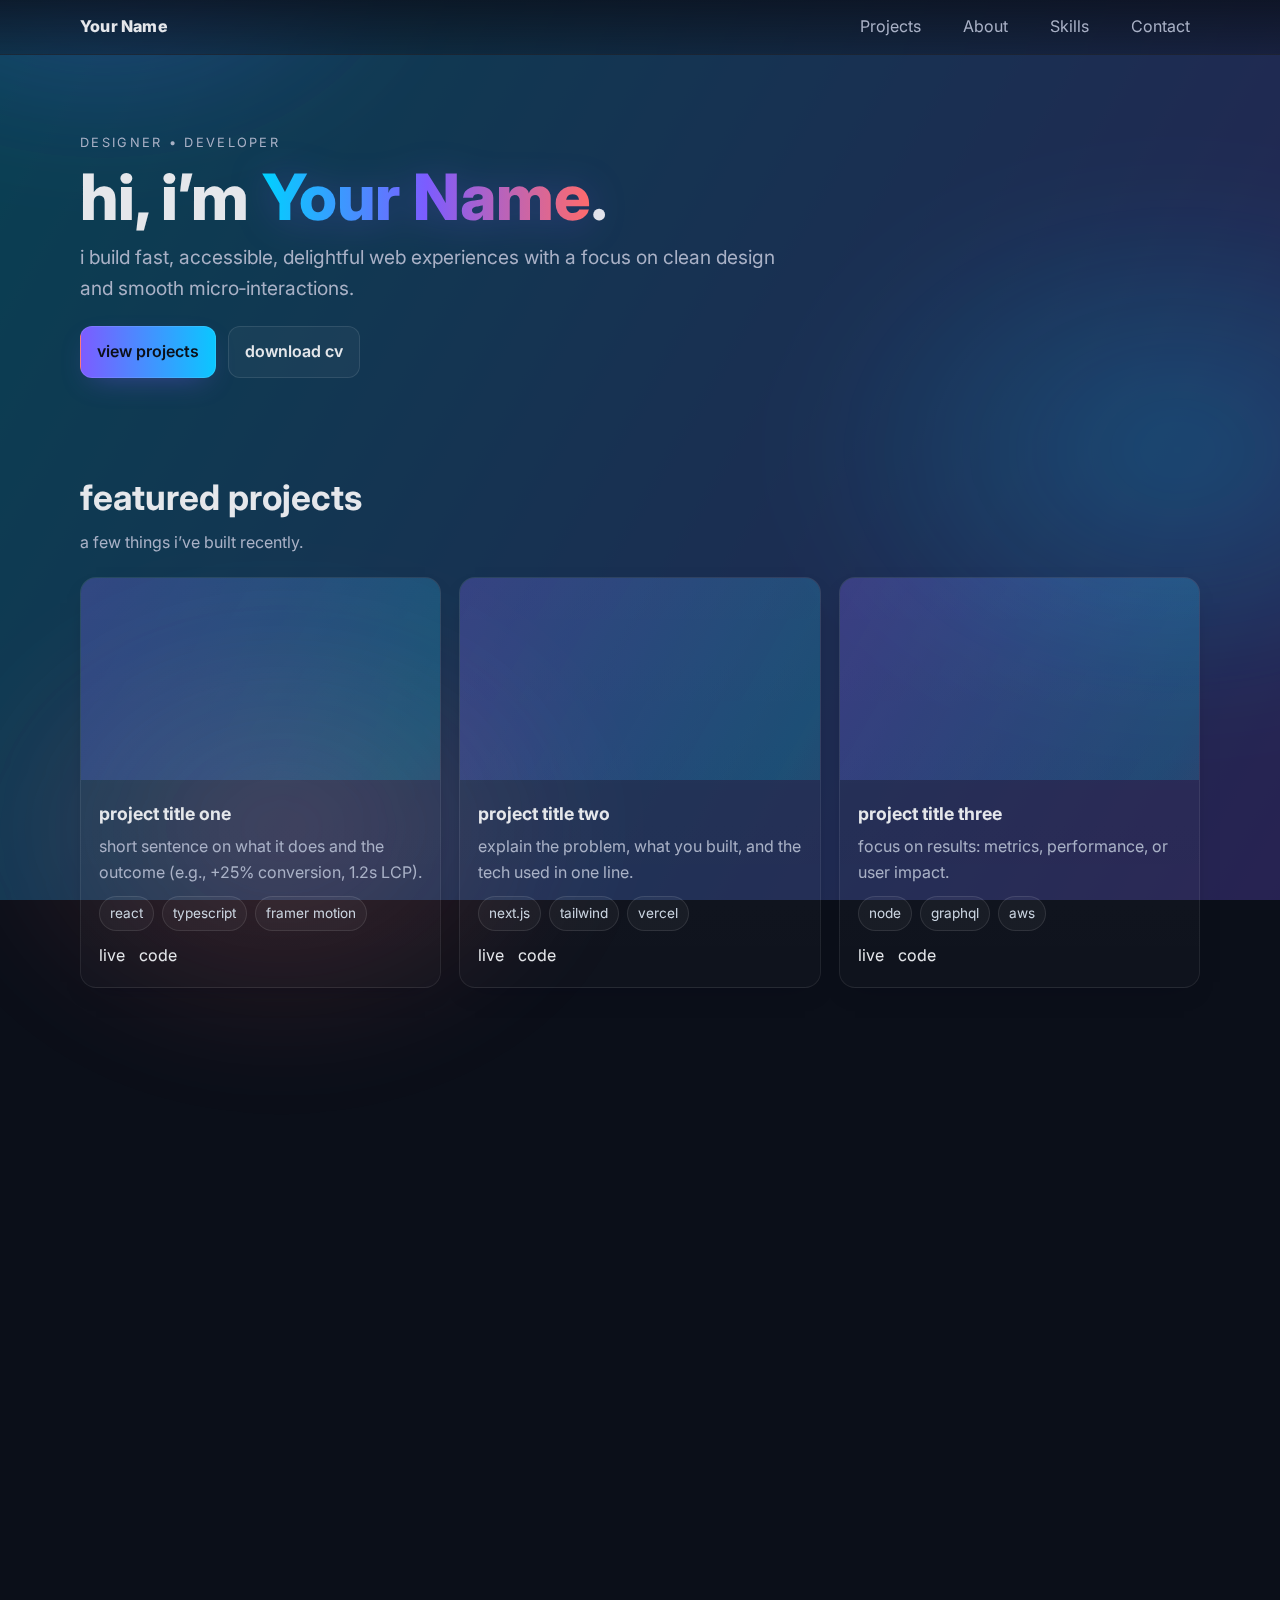
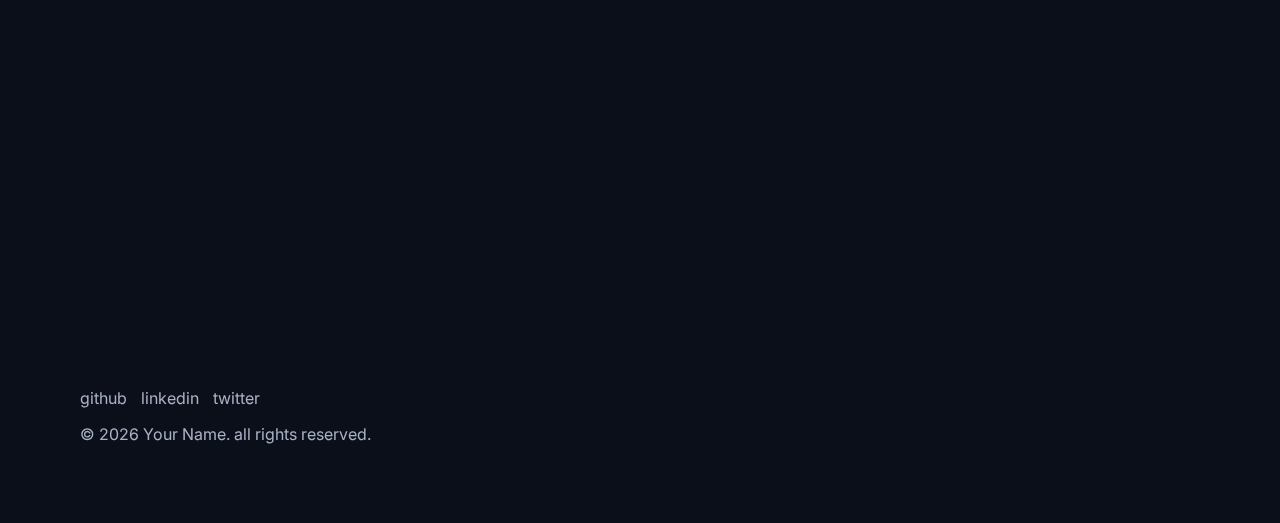
<file: aditya.html>
<!doctype html>
<html lang="en">
<head>
  <meta charset="utf-8" />
  <meta name="viewport" content="width=device-width, initial-scale=1" />
  <title>Your Name — Portfolio</title>
  <meta name="description" content="Portfolio of Your Name — projects, skills, and contact." />

  <!-- font -->
  <link rel="preconnect" href="https://fonts.googleapis.com" />
  <link rel="preconnect" href="https://fonts.gstatic.com" crossorigin />
  <link href="https://fonts.googleapis.com/css2?family=Inter:wght@400;600;800&display=swap" rel="stylesheet" />

  <style>
    :root{
      --bg: #0b0f19;
      --panel: #0f1629;
      --text: #e5e7eb;
      --muted: #a9b1c6;

      --c1: #00d1ff;   /* accent 1 */
      --c2: #7c5cff;   /* accent 2 */
      --c3: #ff6b6b;   /* accent 3 */

      --ring: rgba(124,92,255,.45);
      --shadow: rgba(2,6,23,.5);
      --radius: 16px;
      --ease: cubic-bezier(.22,1,.36,1);
    }

    * { box-sizing: border-box; }
    html { scroll-behavior: smooth; }
    body{
      margin:0;
      font-family: Inter, system-ui, -apple-system, Segoe UI, Roboto, Helvetica, Arial, sans-serif;
      background: var(--bg);
      color: var(--text);
      line-height: 1.6;
    }

    /* animated gradient background */
    .gradient-bg{ position: fixed; inset: 0; z-index: -1; pointer-events: none; }
    .gradient-bg::before{
      content:"";
      position:absolute; inset:-20%;
      background:
        radial-gradient(600px 400px at 20% 10%, rgba(124,92,255,.25), transparent 55%),
        radial-gradient(700px 500px at 80% 50%, rgba(0,209,255,.20), transparent 55%),
        radial-gradient(600px 450px at 30% 80%, rgba(255,107,107,.18), transparent 55%);
      filter: blur(40px);
    }
    .gradient-bg::after{
      content:"";
      position:absolute; inset:0;
      background: linear-gradient(120deg, var(--c1), var(--c2), var(--c3));
      background-size: 200% 200%;
      mix-blend-mode: overlay;
      opacity:.25;
      animation: gradientMove 18s var(--ease) infinite;
    }
    @keyframes gradientMove{
      0%{background-position: 0% 50%}
      50%{background-position: 100% 50%}
      100%{background-position: 0% 50%}
    }

    .wrap{ width: min(1120px, 92%); margin-inline:auto; }

    /* nav */
    .nav{
      position: sticky; top:0; z-index: 50;
      background: linear-gradient(to bottom, rgba(10,14,25,.75), rgba(10,14,25,.35));
      backdrop-filter: blur(10px);
      border-bottom: 1px solid rgba(255,255,255,.06);
    }
    .nav .bar{
      display:flex; align-items:center; justify-content:space-between;
      padding: 14px 0;
    }
    .brand{
      color: var(--text);
      font-weight: 800;
      text-decoration: none;
      letter-spacing: .2px;
    }
    .menu a{
      color: var(--muted);
      text-decoration: none;
      margin-left: 18px;
      padding: 8px 10px;
      border-radius: 10px;
      transition: color .2s ease, background .3s var(--ease);
    }
    .menu a:hover{ color: var(--text); background: rgba(255,255,255,.06); }

    /* hero */
    .hero{ padding: 72px 0 36px; }
    .kicker{
      color: var(--muted);
      text-transform: uppercase;
      letter-spacing: .18em;
      font-size: .8rem;
      margin: 6px 0 10px;
    }
    .hero h1{
      font-size: clamp(2.2rem, 6vw, 4rem);
      line-height: 1.05;
      margin: 0 0 12px;
      font-weight: 800;
    }
    .gradient-text{
      background: linear-gradient(90deg, var(--c1), var(--c2), var(--c3));
      -webkit-background-clip: text;
      background-clip: text;
      color: transparent;
      filter: drop-shadow(0 4px 18px rgba(124,92,255,.25));
    }
    .hero .sub{
      color: var(--muted);
      font-size: clamp(1rem, 2.2vw, 1.2rem);
      max-width: 60ch;
      margin: 0 0 22px;
    }
    .actions{ display:flex; gap:12px; flex-wrap: wrap; }
    .btn{
      display:inline-flex; align-items:center; justify-content:center; gap:8px;
      padding: 12px 16px;
      border-radius: 12px;
      text-decoration:none;
      font-weight: 600;
      border: 1px solid rgba(255,255,255,.1);
      transition: transform .2s var(--ease), box-shadow .2s var(--ease), background .2s var(--ease), border-color .2s var(--ease);
      will-change: transform;
    }
    .btn.primary{
      color:#0b0f19;
      background: linear-gradient(90deg, var(--c2), var(--c1) 50%, var(--c3));
      background-size: 220% 100%;
      box-shadow: 0 10px 30px -12px var(--ring);
      animation: shimmer 8s linear infinite;
    }
    @keyframes shimmer{
      0%{background-position: 0% 50%}
      100%{background-position: 200% 50%}
    }
    .btn.primary:hover{ transform: translateY(-2px); box-shadow: 0 16px 40px -12px var(--ring); }
    .btn.ghost{
      color: var(--text);
      background: rgba(255,255,255,.04);
    }
    .btn.ghost:hover{ background: rgba(255,255,255,.08); transform: translateY(-2px); }

    .section{ padding: 56px 0; }
    .section-head h2{
      margin:0 0 4px;
      font-size: clamp(1.6rem, 3.6vw, 2.2rem);
    }
    .section-head .muted{ color: var(--muted); margin:0 0 22px; }

    /* grid + cards */
    .grid{ display:grid; grid-template-columns: repeat(12, 1fr); gap: 18px; }
    .card{
      grid-column: span 12;
      background: linear-gradient(180deg, rgba(255,255,255,.04), rgba(255,255,255,.02));
      border: 1px solid rgba(255,255,255,.08);
      border-radius: var(--radius);
      overflow: hidden;
      box-shadow: 0 10px 24px -16px var(--shadow);
      transition: transform .45s var(--ease), box-shadow .45s var(--ease), border-color .3s var(--ease);
    }
    .card:hover{ transform: translateY(-6px); box-shadow: 0 18px 42px -18px var(--shadow); border-color: rgba(255,255,255,.16); }
    .thumb{
      aspect-ratio: 16/9;
      background:
        linear-gradient(120deg, rgba(124,92,255,.25), rgba(0,209,255,.18), rgba(255,107,107,.15)),
        radial-gradient(1200px 200px at -200px -200px, rgba(255,255,255,.10), transparent);
      background-size: 180% 180%;
      animation: gradientMove 16s var(--ease) infinite;
    }
    .card-body{ padding: 18px; }
    .card h3{ margin: 2px 0 6px; font-size: 1.1rem; }
    .card p{ margin: 0 0 10px; color: var(--muted); }
    .tags{ display:flex; flex-wrap: wrap; gap:8px; padding:0; margin: 8px 0 12px; list-style:none; }
    .tags li{
      padding: 6px 10px;
      border-radius: 999px;
      border:1px solid rgba(255,255,255,.10);
      background: rgba(255,255,255,.04);
      font-size:.85rem; color: #cbd5e1;
    }
    .links{ display:flex; gap:14px; }
    .link{
      color: var(--text);
      text-decoration: none;
      position: relative;
    }
    .link::after{
      content:"";
      position:absolute; left:0; right:0; bottom:-2px; height:2px;
      background: linear-gradient(90deg, var(--c1), var(--c2), var(--c3));
      transform: scaleX(0); transform-origin: left;
      transition: transform .35s var(--ease);
    }
    .link:hover::after{ transform: scaleX(1); }

    /* about */
    .about{
      display:grid; grid-template-columns: 1fr; gap: 22px;
      background: linear-gradient(180deg, rgba(255,255,255,.03), rgba(255,255,255,.02));
      border: 1px solid rgba(255,255,255,.08);
      padding: 22px; border-radius: var(--radius);
    }
    .avatar{
      width: 88px; height: 88px; border-radius: 50%;
      background: linear-gradient(120deg, var(--c2), var(--c1));
      display: inline-block;
      box-shadow: inset 0 0 0 4px rgba(255,255,255,.08), 0 10px 30px -12px var(--ring);
    }
    .about p{ margin: 0; color: var(--muted); }

    /* skills */
    .chips{ display:flex; flex-wrap: wrap; gap:10px; list-style:none; padding:0; margin: 8px 0 0; }
    .chips li{
      padding: 8px 12px; border-radius: 10px;
      background: rgba(255,255,255,.05);
      border:1px solid rgba(255,255,255,.1);
      color:#d1d5db; font-weight:600; font-size:.92rem;
    }

    /* contact */
    .contact{
      display:grid; gap: 14px;
      background: radial-gradient(600px 200px at 0% 0%, rgba(124,92,255,.15), transparent 60%), rgba(255,255,255,.03);
      border: 1px solid rgba(255,255,255,.08);
      padding: 24px; border-radius: var(--radius);
    }
    .contact p{ margin:0 0 8px; color: var(--muted); overflow-wrap: anywhere; }
    .contact .btn{ width:max-content; }

    /* footer */
    footer{ padding: 40px 0 60px; color: var(--muted); }
    .social{ display:flex; gap:14px; }
    .social a{ color: var(--muted); text-decoration:none; }
    .social a:hover{ color: var(--text); }

    /* reveal on scroll */
    [data-reveal]{ opacity:0; transform: translateY(16px); transition: opacity .8s var(--ease), transform .8s var(--ease); }
    .reveal-visible{ opacity:1; transform: none; }

    /* responsive */
    @media (min-width: 700px){
      .about{ grid-template-columns: 120px 1fr; align-items:center; }
      .card{ grid-column: span 6; }
    }
    @media (min-width: 1024px){
      .card{ grid-column: span 4; }
    }

    /* reduce motion support */
    @media (prefers-reduced-motion: reduce){
      * { animation: none !important; transition: none !important; }
    }
  </style>
</head>
<body>

  <div class="gradient-bg" aria-hidden="true"></div>

  <header class="nav">
    <div class="wrap bar">
      <a class="brand" href="#top">Your Name</a>
      <nav class="menu" aria-label="Primary">
        <a href="#projects">Projects</a>
        <a href="#about">About</a>
        <a href="#skills">Skills</a>
        <a href="#contact">Contact</a>
      </nav>
    </div>
  </header>

  <main id="top" class="wrap">
    <section class="hero" data-reveal>
      <p class="kicker">designer • developer</p>
      <h1>hi, i’m <span class="gradient-text">Your Name</span>.</h1>
      <p class="sub">i build fast, accessible, delightful web experiences with a focus on clean design and smooth micro‑interactions.</p>
      <div class="actions">
        <a class="btn primary" href="#projects">view projects</a>
        <a class="btn ghost" href="resume.pdf" download>download cv</a>
      </div>
    </section>

    <section id="projects" class="section">
      <div class="section-head" data-reveal>
        <h2>featured projects</h2>
        <p class="muted">a few things i’ve built recently.</p>
      </div>

      <div class="grid">
        <article class="card" data-reveal>
          <div class="thumb" aria-hidden="true"></div>
          <div class="card-body">
            <h3>project title one</h3>
            <p>short sentence on what it does and the outcome (e.g., +25% conversion, 1.2s LCP).</p>
            <ul class="tags"><li>react</li><li>typescript</li><li>framer motion</li></ul>
            <div class="links">
              <a class="link" href="#" target="_blank" rel="noopener">live</a>
              <a class="link" href="#" target="_blank" rel="noopener">code</a>
            </div>
          </div>
        </article>

        <article class="card" data-reveal>
          <div class="thumb" aria-hidden="true"></div>
          <div class="card-body">
            <h3>project title two</h3>
            <p>explain the problem, what you built, and the tech used in one line.</p>
            <ul class="tags"><li>next.js</li><li>tailwind</li><li>vercel</li></ul>
            <div class="links">
              <a class="link" href="#" target="_blank" rel="noopener">live</a>
              <a class="link" href="#" target="_blank" rel="noopener">code</a>
            </div>
          </div>
        </article>

        <article class="card" data-reveal>
          <div class="thumb" aria-hidden="true"></div>
          <div class="card-body">
            <h3>project title three</h3>
            <p>focus on results: metrics, performance, or user impact.</p>
            <ul class="tags"><li>node</li><li>graphql</li><li>aws</li></ul>
            <div class="links">
              <a class="link" href="#" target="_blank" rel="noopener">live</a>
              <a class="link" href="#" target="_blank" rel="noopener">code</a>
            </div>
          </div>
        </article>
      </div>
    </section>

    <section id="about" class="section">
      <div class="about" data-reveal>
        <div><span class="avatar" aria-hidden="true"></span></div>
        <div>
          <h2>about me</h2>
          <p>i’m a front‑end/dev who loves design systems, motion, and performance. i enjoy turning complex problems into simple, beautiful interfaces.</p>
        </div>
      </div>
    </section>

    <section id="skills" class="section">
      <div class="section-head" data-reveal>
        <h2>skills</h2>
        <p class="muted">tools and technologies i use.</p>
      </div>
      <ul class="chips" data-reveal>
        <li>html</li><li>css</li><li>javascript</li><li>react</li><li>next.js</li><li>node</li><li>typescript</li><li>tailwind</li><li>framer motion</li><li>figma</li><li>graphql</li>
      </ul>
    </section>

    <section id="contact" class="section">
      <div class="contact" data-reveal>
        <h2>let’s work together</h2>
        <p>email: <a class="link" href="mailto:you@example.com">you@example.com</a></p>
        <a class="btn primary" href="mailto:you@example.com">say hello</a>
      </div>
    </section>
  </main>

  <footer class="wrap">
    <div class="social">
      <a href="#" target="_blank" rel="noopener">github</a>
      <a href="#" target="_blank" rel="noopener">linkedin</a>
      <a href="#" target="_blank" rel="noopener">twitter</a>
    </div>
    <p style="margin-top:10px;">© <span id="year"></span> Your Name. all rights reserved.</p>
  </footer>

  <script>
    // reveal-on-scroll
    const observer = new IntersectionObserver((entries) => {
      for (const e of entries) {
        if (e.isIntersecting) {
          e.target.classList.add('reveal-visible');
          observer.unobserve(e.target);
        }
      }
    }, { threshold: 0.18 });
    document.querySelectorAll('[data-reveal]').forEach(el => observer.observe(el));

    // current year
    document.getElementById('year').textContent = new Date().getFullYear();
  </script>
</body>
</html>
</file>
